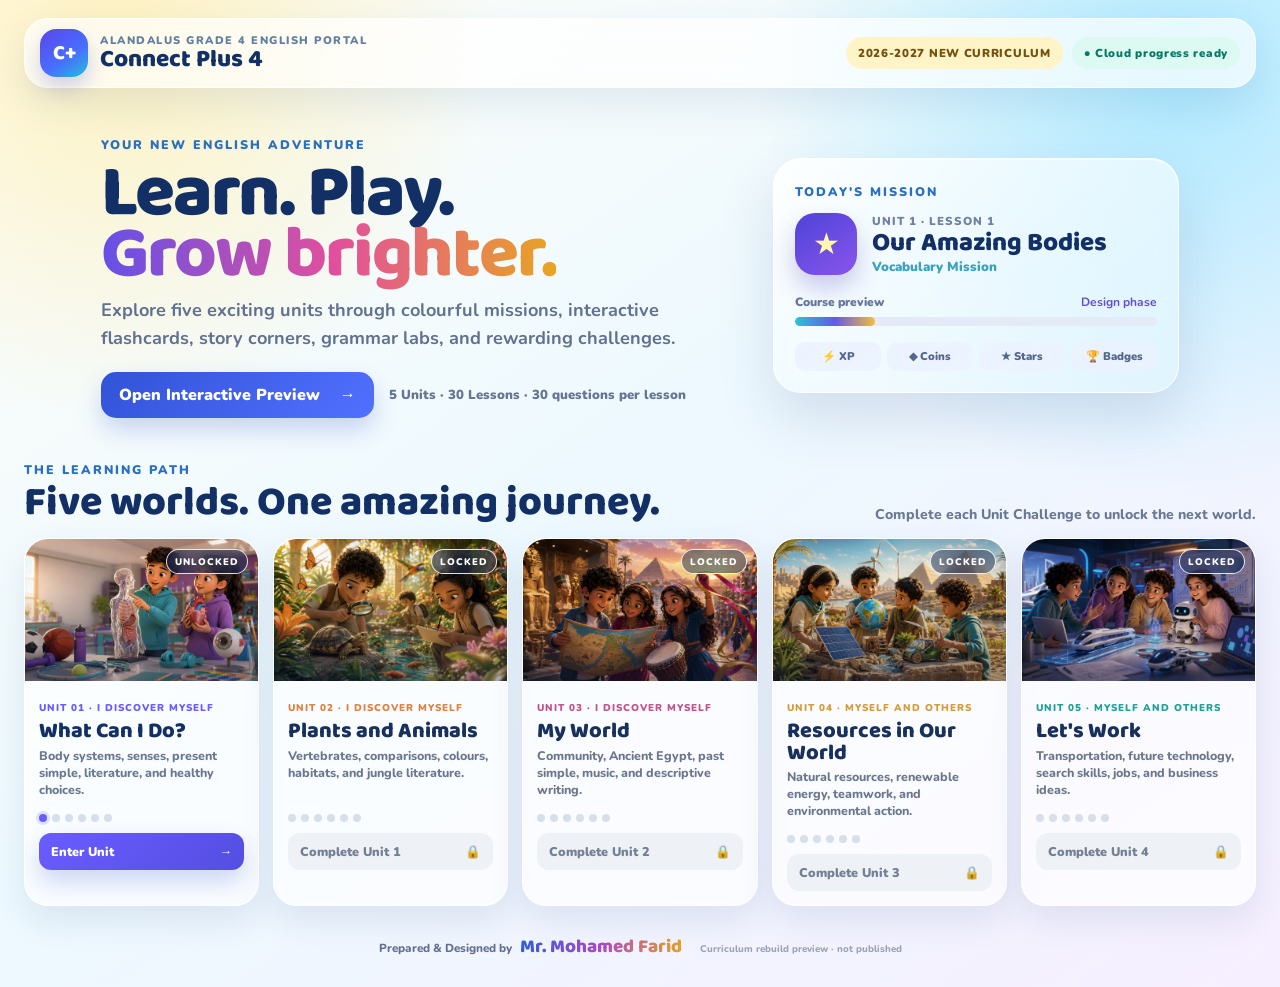
<file: preview-2027.html>
<!doctype html>
<html lang="en" dir="ltr">
<head>
  <meta charset="utf-8">
  <meta name="viewport" content="width=device-width,initial-scale=1">
  <title>Connect Plus 4 - 2027 Rebuild Preview</title>
  <link rel="preconnect" href="https://fonts.googleapis.com">
  <link rel="preconnect" href="https://fonts.gstatic.com" crossorigin>
  <link href="https://fonts.googleapis.com/css2?family=Baloo+2:wght@600;700;800&family=Nunito:wght@600;700;800;900&display=swap" rel="stylesheet">
  <link rel="stylesheet" href="preview-2027.css">
</head>
<body>
  <main class="preview-shell">
    <header class="topbar">
      <div class="brand-mark">C+</div>
      <div class="brand-copy"><small>ALANDALUS GRADE 4 ENGLISH PORTAL</small><strong>Connect Plus 4</strong></div>
      <div class="top-actions"><span class="build-pill">2026-2027 NEW CURRICULUM</span><span class="save-pill">● Cloud progress ready</span></div>
    </header>

    <section class="hero">
      <div class="hero-copy">
        <span class="eyebrow">YOUR NEW ENGLISH ADVENTURE</span>
        <h1>Learn. Play.<br><em>Grow brighter.</em></h1>
        <p>Explore five exciting units through colourful missions, interactive flashcards, story corners, grammar labs, and rewarding challenges.</p>
        <div class="hero-actions"><button type="button" onclick="location.href='index.html?preview=1'">Open Interactive Preview <b>→</b></button><span>5 Units · 30 Lessons · 30 questions per lesson</span></div>
      </div>
      <div class="mission-card">
        <span class="mission-kicker">TODAY'S MISSION</span>
        <div class="mission-row"><div class="mission-icon">★</div><div><small>UNIT 1 · LESSON 1</small><strong>Our Amazing Bodies</strong><span>Vocabulary Mission</span></div></div>
        <div class="progress-label"><span>Course preview</span><b>Design phase</b></div>
        <div class="progress-track"><i></i></div>
        <div class="reward-row"><span>⚡ XP</span><span>◆ Coins</span><span>★ Stars</span><span>🏆 Badges</span></div>
      </div>
    </section>

    <section class="journey">
      <div class="section-head"><div><span>THE LEARNING PATH</span><h2>Five worlds. One amazing journey.</h2></div><p>Complete each Unit Challenge to unlock the next world.</p></div>
      <div class="unit-grid">
        <article class="unit-card active" style="--accent:#6a5cff;--soft:#ebe8ff"><div class="cover"><img src="u1.webp" alt="What Can I Do? unit cover"><span>UNLOCKED</span></div><div class="unit-info"><small>UNIT 01 · I DISCOVER MYSELF</small><h3>What Can I Do?</h3><p>Body systems, senses, present simple, literature, and healthy choices.</p><div class="lesson-dots"><b></b><i></i><i></i><i></i><i></i><i></i></div><button type="button" onclick="location.href='index.html?preview=1'">Enter Unit <span>→</span></button></div></article>
        <article class="unit-card locked" style="--accent:#ef7e32;--soft:#fff0df"><div class="cover"><img src="u2.webp" alt="Plants and Animals unit cover"><span>LOCKED</span></div><div class="unit-info"><small>UNIT 02 · I DISCOVER MYSELF</small><h3>Plants and Animals</h3><p>Vertebrates, comparisons, colours, habitats, and jungle literature.</p><div class="lesson-dots"><i></i><i></i><i></i><i></i><i></i><i></i></div><button type="button">Complete Unit 1 <span>🔒</span></button></div></article>
        <article class="unit-card locked" style="--accent:#d34d92;--soft:#ffe6f3"><div class="cover"><img src="u3.webp" alt="My World unit cover"><span>LOCKED</span></div><div class="unit-info"><small>UNIT 03 · I DISCOVER MYSELF</small><h3>My World</h3><p>Community, Ancient Egypt, past simple, music, and descriptive writing.</p><div class="lesson-dots"><i></i><i></i><i></i><i></i><i></i><i></i></div><button type="button">Complete Unit 2 <span>🔒</span></button></div></article>
        <article class="unit-card locked" style="--accent:#df9b24;--soft:#fff4d8"><div class="cover"><img src="u5.webp" alt="Resources in Our World unit cover"><span>LOCKED</span></div><div class="unit-info"><small>UNIT 04 · MYSELF AND OTHERS</small><h3>Resources in Our World</h3><p>Natural resources, renewable energy, teamwork, and environmental action.</p><div class="lesson-dots"><i></i><i></i><i></i><i></i><i></i><i></i></div><button type="button">Complete Unit 3 <span>🔒</span></button></div></article>
        <article class="unit-card locked" style="--accent:#08a79d;--soft:#ddfaf7"><div class="cover"><img src="u6.webp" alt="Let's Work unit cover"><span>LOCKED</span></div><div class="unit-info"><small>UNIT 05 · MYSELF AND OTHERS</small><h3>Let's Work</h3><p>Transportation, future technology, search skills, jobs, and business ideas.</p><div class="lesson-dots"><i></i><i></i><i></i><i></i><i></i><i></i></div><button type="button">Complete Unit 4 <span>🔒</span></button></div></article>
      </div>
    </section>

    <footer><span>Prepared &amp; Designed by</span><strong>Mr. Mohamed Farid</strong><small>Curriculum rebuild preview · not published</small></footer>
  </main>
</body>
</html>
</file>
<file: preview-2027.css>
:root{--ink:#133066;--muted:#61718f;--line:rgba(40,87,158,.13);--blue:#365ee8;--cyan:#20b5d8;--gold:#ffc64a}
*{box-sizing:border-box}html{background:#eef6ff}body{margin:0;min-height:100vh;color:var(--ink);font-family:"Nunito",sans-serif;background:radial-gradient(circle at 9% 4%,rgba(255,226,122,.44),transparent 25%),radial-gradient(circle at 92% 8%,rgba(115,218,255,.5),transparent 28%),linear-gradient(145deg,#fffef8 0,#edf9ff 48%,#f6efff 100%)}button{font:inherit}.preview-shell{width:min(1600px,100%);margin:auto;padding:18px 24px 25px}.topbar{display:flex;align-items:center;gap:12px;padding:10px 15px;border:1px solid rgba(255,255,255,.9);border-radius:24px;background:rgba(255,255,255,.67);box-shadow:0 15px 38px rgba(30,71,129,.1);backdrop-filter:blur(20px)}.brand-mark{display:grid;place-items:center;width:48px;height:48px;border-radius:16px;color:white;background:linear-gradient(145deg,#5847e8,#496dff 58%,#22bfdb);box-shadow:0 10px 20px rgba(62,77,205,.25);font-family:"Baloo 2";font-size:1.3rem;font-weight:800}.brand-copy{display:grid}.brand-copy small{font-size:.6rem;font-weight:900;letter-spacing:1.5px;color:#6280a2}.brand-copy strong{font:800 1.35rem/1 "Baloo 2"}.top-actions{display:flex;align-items:center;gap:9px;margin-left:auto}.build-pill,.save-pill{padding:8px 12px;border-radius:999px;font-size:.64rem;font-weight:900;letter-spacing:.7px}.build-pill{color:#73520e;background:#fff3c8}.save-pill{color:#087967;background:#dcfaf2}.hero{display:grid;grid-template-columns:minmax(0,1.2fr) minmax(330px,.8fr);align-items:center;gap:clamp(28px,5vw,70px);min-height:330px;padding:45px clamp(20px,6vw,90px) 35px}.eyebrow,.section-head span,.mission-kicker{color:#2a6fc0;font-size:.68rem;font-weight:900;letter-spacing:2px}.hero h1{margin:8px 0 10px;font:800 clamp(2.8rem,5.5vw,5.2rem)/.84 "Baloo 2";letter-spacing:-2px}.hero h1 em{font-style:normal;background:linear-gradient(90deg,#6550e8,#e2509b 52%,#e8a521);-webkit-background-clip:text;background-clip:text;color:transparent}.hero-copy>p{max-width:690px;margin:0;color:var(--muted);font-size:clamp(.92rem,1.3vw,1.12rem);font-weight:700;line-height:1.55}.hero-actions{display:flex;align-items:center;gap:15px;margin-top:20px}.hero-actions button,.unit-info button{border:0;color:white;background:linear-gradient(135deg,#3153d7,#5270ff);box-shadow:0 12px 24px rgba(46,76,202,.22);font-weight:900}.hero-actions button{padding:12px 18px;border-radius:15px}.hero-actions button b{margin-left:15px}.hero-actions>span{color:#667693;font-size:.72rem;font-weight:900}.mission-card{padding:21px;border:1px solid rgba(255,255,255,.95);border-radius:28px;background:linear-gradient(145deg,rgba(255,255,255,.86),rgba(225,246,255,.58));box-shadow:0 24px 55px rgba(39,72,128,.15),inset 0 1px #fff;backdrop-filter:blur(18px)}.mission-row{display:flex;align-items:center;gap:15px;margin:11px 0 18px}.mission-icon{display:grid;place-items:center;width:62px;height:62px;border-radius:20px;color:#fff7ad;background:linear-gradient(145deg,#4e43d8,#8955ec);font-size:1.9rem;box-shadow:0 13px 24px rgba(69,52,177,.25)}.mission-row>div:last-child{display:grid}.mission-row small{color:#7181a2;font-size:.62rem;font-weight:900;letter-spacing:1px}.mission-row strong{font:800 1.45rem/1.1 "Baloo 2"}.mission-row span{color:#3ba1bf;font-size:.72rem;font-weight:900}.progress-label{display:flex;justify-content:space-between;color:#657698;font-size:.66rem;font-weight:900}.progress-label b{color:#664dd0}.progress-track{height:9px;margin:7px 0 16px;border-radius:999px;background:#e4ebf6;overflow:hidden}.progress-track i{display:block;width:22%;height:100%;border-radius:inherit;background:linear-gradient(90deg,#29c6ce,#6358eb,#f3bd3d)}.reward-row{display:grid;grid-template-columns:repeat(4,1fr);gap:6px}.reward-row span{padding:7px 5px;border-radius:10px;background:rgba(235,242,255,.8);color:#53668d;font-size:.61rem;font-weight:900;text-align:center}.journey{padding:5px 0 12px}.section-head{display:flex;align-items:end;justify-content:space-between;gap:20px;margin-bottom:14px}.section-head h2{margin:3px 0 0;font:800 clamp(1.8rem,3vw,2.7rem)/1 "Baloo 2"}.section-head p{margin:0;color:#6a7894;font-size:.76rem;font-weight:800}.unit-grid{display:grid;grid-template-columns:repeat(5,minmax(0,1fr));gap:14px}.unit-card{position:relative;min-width:0;border:1px solid rgba(255,255,255,.94);border-radius:24px;background:rgba(255,255,255,.69);box-shadow:0 14px 34px rgba(39,72,126,.11);overflow:hidden;transition:.25s}.unit-card:hover{transform:translateY(-5px);box-shadow:0 22px 42px rgba(39,72,126,.18)}.cover{position:relative;height:142px;background:var(--soft);overflow:hidden}.cover::after{content:"";position:absolute;inset:0;background:linear-gradient(180deg,transparent 38%,rgba(12,33,79,.35))}.cover img{width:100%;height:100%;object-fit:cover}.cover>span{position:absolute;z-index:2;right:10px;top:10px;padding:5px 8px;border:1px solid rgba(255,255,255,.86);border-radius:999px;color:#fff;background:rgba(17,40,88,.48);backdrop-filter:blur(8px);font-size:.5rem;font-weight:900;letter-spacing:1px}.unit-info{padding:14px}.unit-info small{color:var(--accent);font-size:.52rem;font-weight:900;letter-spacing:1px}.unit-info h3{margin:4px 0 2px;font:800 clamp(1.08rem,1.5vw,1.42rem)/1 "Baloo 2"}.unit-info p{height:48px;margin:5px 0 9px;color:#687792;font-size:.67rem;font-weight:700;line-height:1.32;overflow:hidden}.lesson-dots{display:flex;gap:5px;margin-bottom:11px}.lesson-dots i,.lesson-dots b{width:8px;height:8px;border-radius:50%;background:#d6dfed}.lesson-dots b{background:var(--accent);box-shadow:0 0 0 3px color-mix(in srgb,var(--accent) 18%,transparent)}.unit-info button{display:flex;align-items:center;justify-content:space-between;width:100%;padding:9px 11px;border-radius:12px;background:linear-gradient(135deg,var(--accent),color-mix(in srgb,var(--accent) 66%,#2933a8));font-size:.67rem}.locked{filter:saturate(.82)}.locked .unit-info button{color:#71809a;background:#edf1f7;box-shadow:none}footer{display:flex;align-items:baseline;justify-content:center;gap:8px;margin-top:14px;color:#60708e;font-size:.64rem;font-weight:800}footer strong{font:800 1.05rem "Baloo 2";background:linear-gradient(90deg,#315ed7,#ae49c4,#e6a323);-webkit-background-clip:text;background-clip:text;color:transparent}footer small{margin-left:10px;color:#99a4b7}
@media(max-width:1180px){.unit-grid{grid-template-columns:repeat(3,1fr)}.hero{padding-left:25px;padding-right:25px}}
@media(max-width:760px){.preview-shell{padding:10px}.top-actions{display:none}.hero{grid-template-columns:1fr;padding:35px 8px}.hero h1{font-size:3.4rem}.hero-actions{align-items:flex-start;flex-direction:column}.section-head{align-items:flex-start;flex-direction:column}.unit-grid{grid-template-columns:1fr 1fr}.cover{height:155px}footer{flex-wrap:wrap}}
@media(max-width:480px){.brand-copy small{display:none}.unit-grid{grid-template-columns:1fr}.unit-info p{height:auto}.cover{height:185px}.reward-row{grid-template-columns:1fr 1fr}}

/* Readability pass: larger text while keeping the approved legacy artwork and layout. */
.brand-copy small{font-size:.69rem}
.brand-copy strong{font-size:1.52rem}
.build-pill,.save-pill{font-size:.72rem}
.eyebrow,.section-head span,.mission-kicker{font-size:.78rem}
.hero h1{font-size:clamp(3rem,5.7vw,5.45rem)}
.hero-copy>p{font-size:clamp(1.02rem,1.42vw,1.22rem)}
.hero-actions button{font-size:1rem}
.hero-actions>span{font-size:.82rem}
.mission-row small{font-size:.72rem}
.mission-row strong{font-size:1.62rem}
.mission-row span{font-size:.82rem}
.progress-label{font-size:.75rem}
.reward-row span{font-size:.7rem}
.section-head h2{font-size:clamp(2rem,3.2vw,2.95rem)}
.section-head p{font-size:.88rem}
.cover>span{font-size:.6rem}
.unit-info small{font-size:.62rem}
.unit-info h3{font-size:clamp(1.28rem,1.7vw,1.62rem)}
.unit-info p{height:57px;font-size:.78rem;font-weight:800;line-height:1.36}
.unit-info button{padding:10px 12px;font-size:.79rem}
footer{font-size:.73rem}
footer strong{font-size:1.18rem}

@media(max-width:760px){
  .hero h1{font-size:3.55rem}
  .brand-copy strong{font-size:1.4rem}
  .hero-copy>p{font-size:1rem}
  .unit-info h3{font-size:1.5rem}
  .unit-info p{height:auto;font-size:.82rem}
}
@media(max-width:480px){.hero h1{font-size:3.05rem}}
</file>
